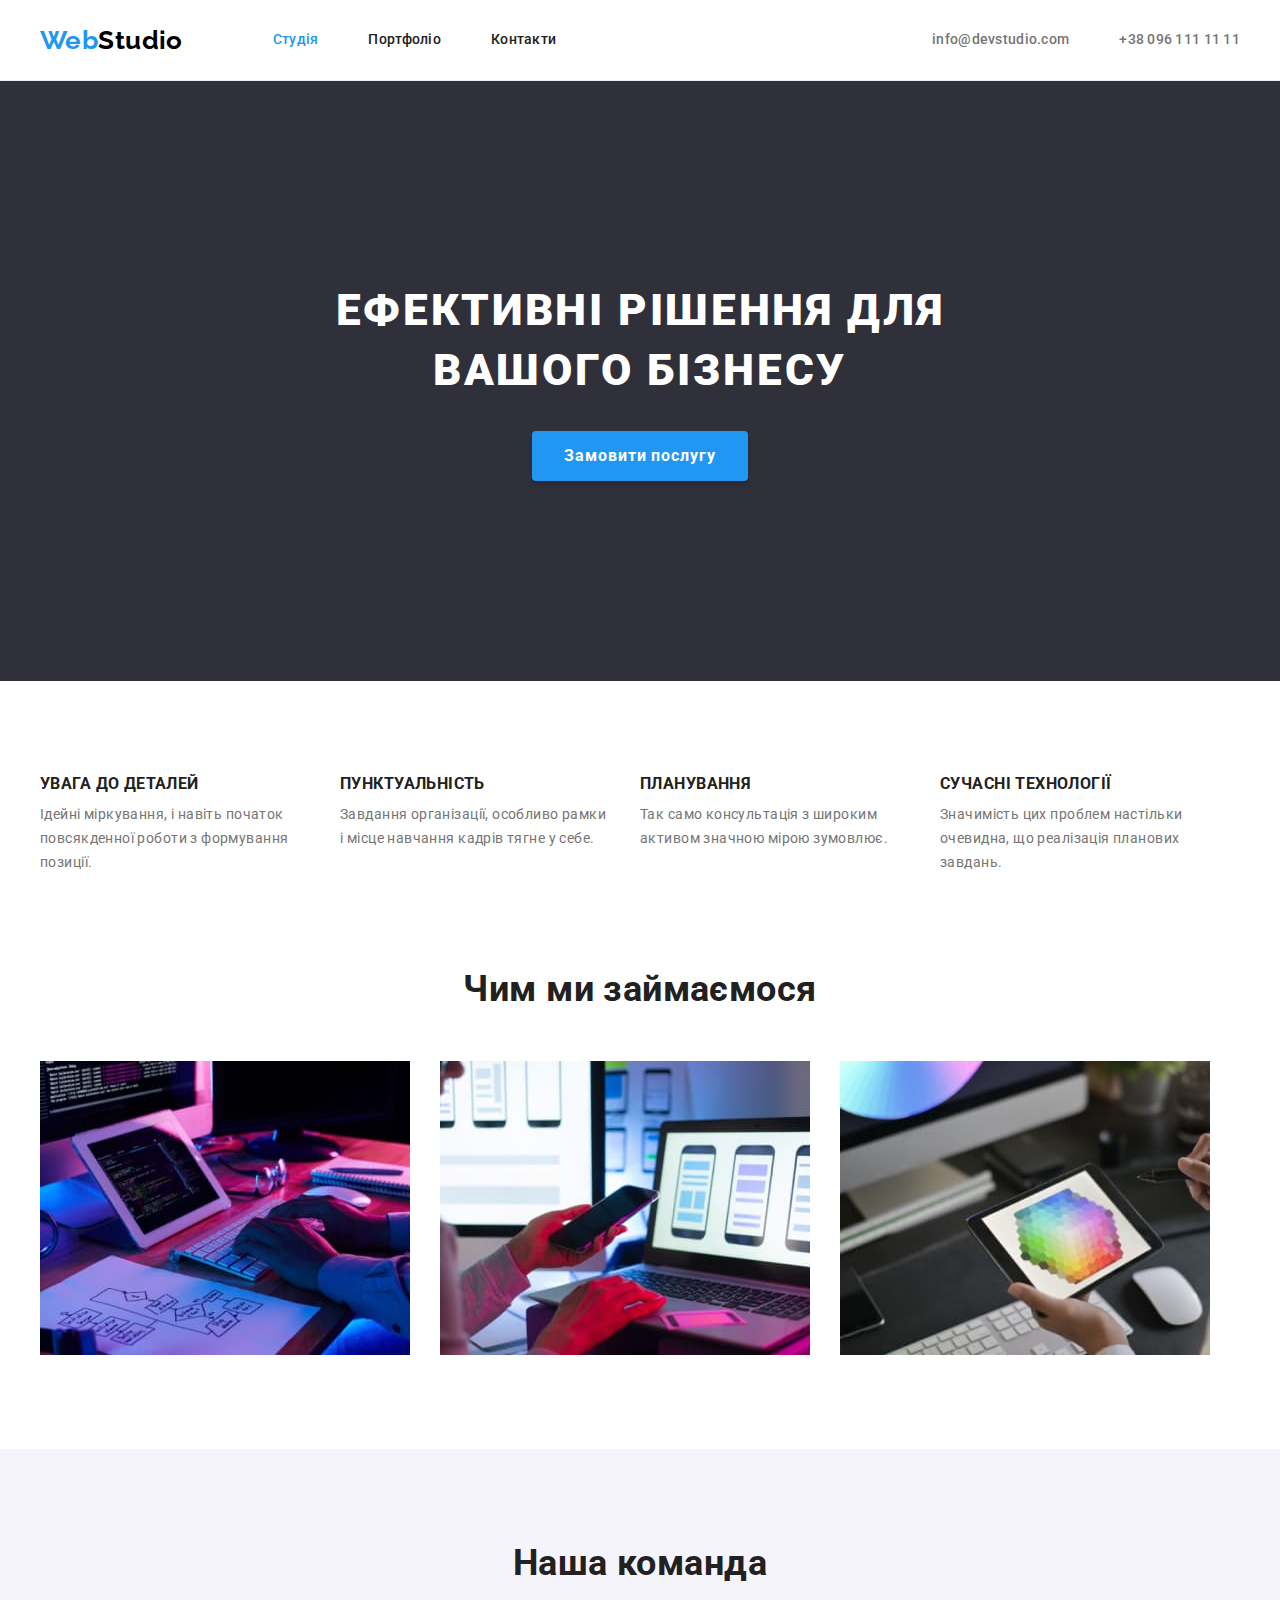
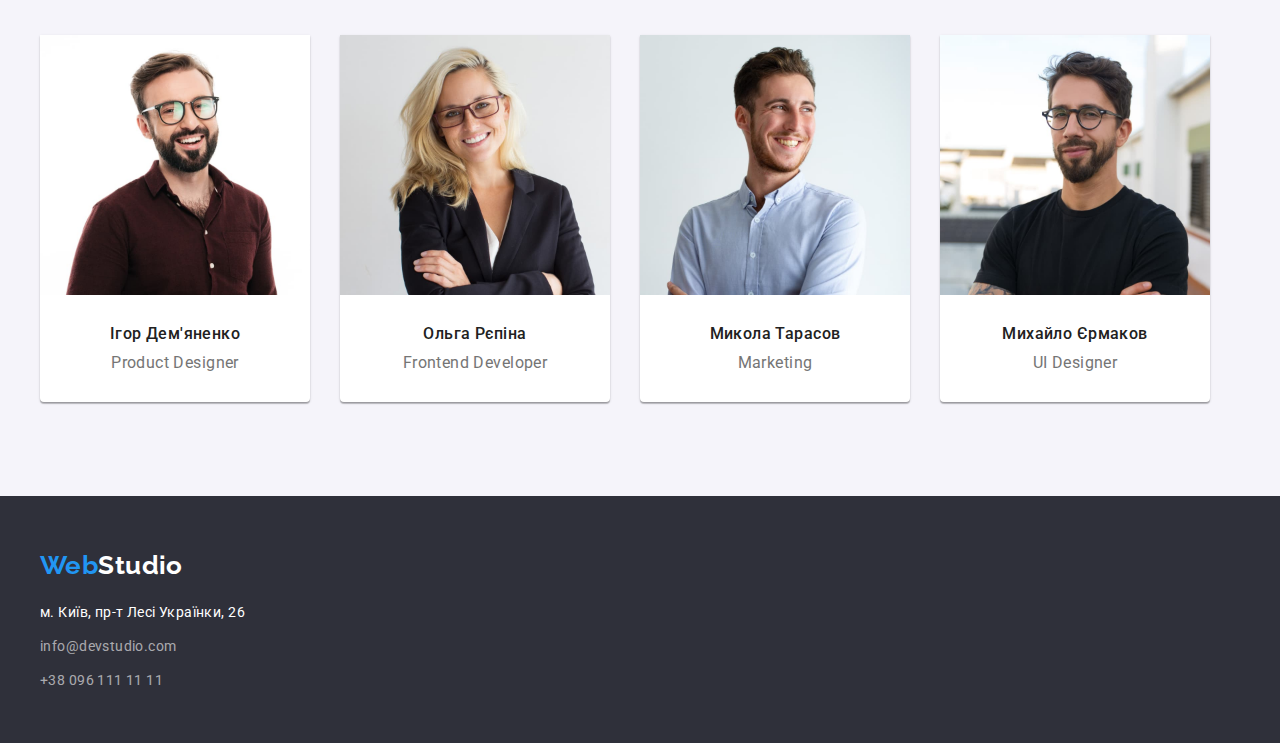
<file: index.html>
<!DOCTYPE html>
<html lang="uk">
<head>
    <meta charset="UTF-8">
    <meta http-equiv="X-UA-Compatible" content="IE=edge">
    <meta name="viewport" content="width=device-width, initial-scale=1.0">
    <title>Document</title>
    <link rel="preconnect" href="https://fonts.googleapis.com">
    <link rel="preconnect" href="https://fonts.gstatic.com" crossorigin>
    <link href="https://fonts.googleapis.com/css2?family=Raleway:wght@700&family=Roboto:wght@400;500;700;900&display=swap" rel="stylesheet">
    <link rel="stylesheet" href="https://cdnjs.cloudflare.com/ajax/libs/modern-normalize/1.1.0/modern-normalize.min.css"
        integrity="sha512-wpPYUAdjBVSE4KJnH1VR1HeZfpl1ub8YT/NKx4PuQ5NmX2tKuGu6U/JRp5y+Y8XG2tV+wKQpNHVUX03MfMFn9Q=="
        crossorigin="anonymous" referrerpolicy="no-referrer"/>
    <link rel="stylesheet" href="./css/style.css">
</head>
<body>
   <header class="header-box">
    <div class="container main-nav">
    <nav class="nav">
    <a class="logo" href="./index.html">
        <span class="logo-color">Web</span>Studio
    </a>

    <ul class="site-nav list">
        <li class="item"><a href="./index.html" class="link current">Студія</a></li>
        <li class="item"><a href="./portfolio.html" class="link">Портфоліо</a></li>
        <li class="item"><a href="" class="link">Контакти</a></li>
    </ul>
    </nav>
    <ul class="contacts list">
    <li class="item"><a class="line" href="mailto:info@devstudio.com">info@devstudio.com</a></li>
    <li class="item"><a class="line" href="tel:+380961111111">+38 096 111 11 11</a></li>
    </ul>
    </div>
   </header>

   <main>
   <section class="hero">
    <h1 class="hero-title">Ефективні рішення для вашого бізнесу</h1>
    <button class="button" type="button">Замовити послугу</button>
   </section>

   <section class="section feature">
    <div class="container">
    <h2 class="section-title none">Особливості</h2>
    <ul class="features list"> 
        <li class="item">
            <h3 class="title">УВАГА ДО ДЕТАЛЕЙ</h3>
            <p class="text">
                Ідейні міркування, і навіть початок повсякденної роботи з формування позиції.
            </p>
        </li>
        <li class="item">
            <h3 class="title">ПУНКТУАЛЬНІСТЬ</h3>
            <p class="text">
                Завдання організації, особливо рамки і місце навчання кадрів тягне у себе.
            </p>
        </li>
                <li class="item">
            <h3 class="title">ПЛАНУВАННЯ</h3>
            <p class="text">
                Так само консультація з широким активом значною мірою зумовлює.
            </p>
        </li>
        <li class="item">
            <h3 class="title">СУЧАСНІ ТЕХНОЛОГІЇ</h3>
            <p class="text">
            Значимість цих проблем настільки очевидна, що реалізація планових завдань.
            </p>
        </li>
    </ul>
    </div>
   </section>
   <section class="section work">
    <div class="container">
    <h2 class="section-title">Чим ми займаємося</h2>
    <ul class="work-img list">
        <li class="item">
            <img src="./images/img1.jpg" alt="Програміст працює на комп'ютері" width="370" height="294">
        </li>
        <li class="item">
            <img src="./images/img2.jpg" alt="Програміст розробляє додаткі для смартфонів" width="370" height="294">
        </li>
        <li class="item">
            <img src="./images/img3.jpg" alt="Веб дизайнер працює з кольорами" width="370" height="294">
        </li>
    </ul>
    </div>
   </section>
   <section class="section command">
    <div class="container">
    <h2 class="section-title">Наша команда</h2>
    <ul class="command list">
        <li class="card">
            <img src="./images/img4.jpg" alt="Чоловік в окулярах" width="270" height="260">
            <h3 class="title">Ігор Дем'яненко</h3>
            <p class="post">
                Product Designer
            </p>
        </li>
        <li class="card">
            <img src="./images/img5.jpg" alt="Жінка в окулярах" width="270" height="260">
            <h3 class="title">Ольга Рєпіна</h3>
            <p class="post">
                Frontend Developer
            </p>
        </li>
        <li class="card">
            <img src="./images/img6.jpg" alt="Чоловік в світлій рубашці" width="270" height="260">
            <h3 class="title">Микола Тарасов</h3>
            <p class="post">
                Marketing
            </p>
        </li>
        <li class="card">
            <img src="./images/img7.jpg" alt="Чоловік в окулярах з бородою" width="270" height="260">
            <h3 class="title">Михайло Єрмаков</h3>
            <p class="post">
                UI Designer
            </p>
        </li>
    </ul>
    </div>
   </section>
</main>
   <footer class="footer-section">
    <div class="container">
    <a class="logo" href="./index.html">
        <span class="logo-color">Web</span><span class="logo-color-two">Studio</span>
    </a>
    <address>
        <ul class="address list">
        <li class="item"><a class="place" href="https://goo.gl/maps/ezj5u4Qgm3ewog677" target="_blank" rel="noopener noreferrer nofollow">м. Київ, пр-т Лесі Українки, 26</a></li>
        <li class="item"><a class="line" href="mailto:info@devstudio.com">info@devstudio.com</a></li>
        <li class="item"><a class="line" href="tel:+380961111111">+38 096 111 11 11</a></li>
        </ul>
    </address>
    </div>
   </footer>
</body>
</html>
</file>
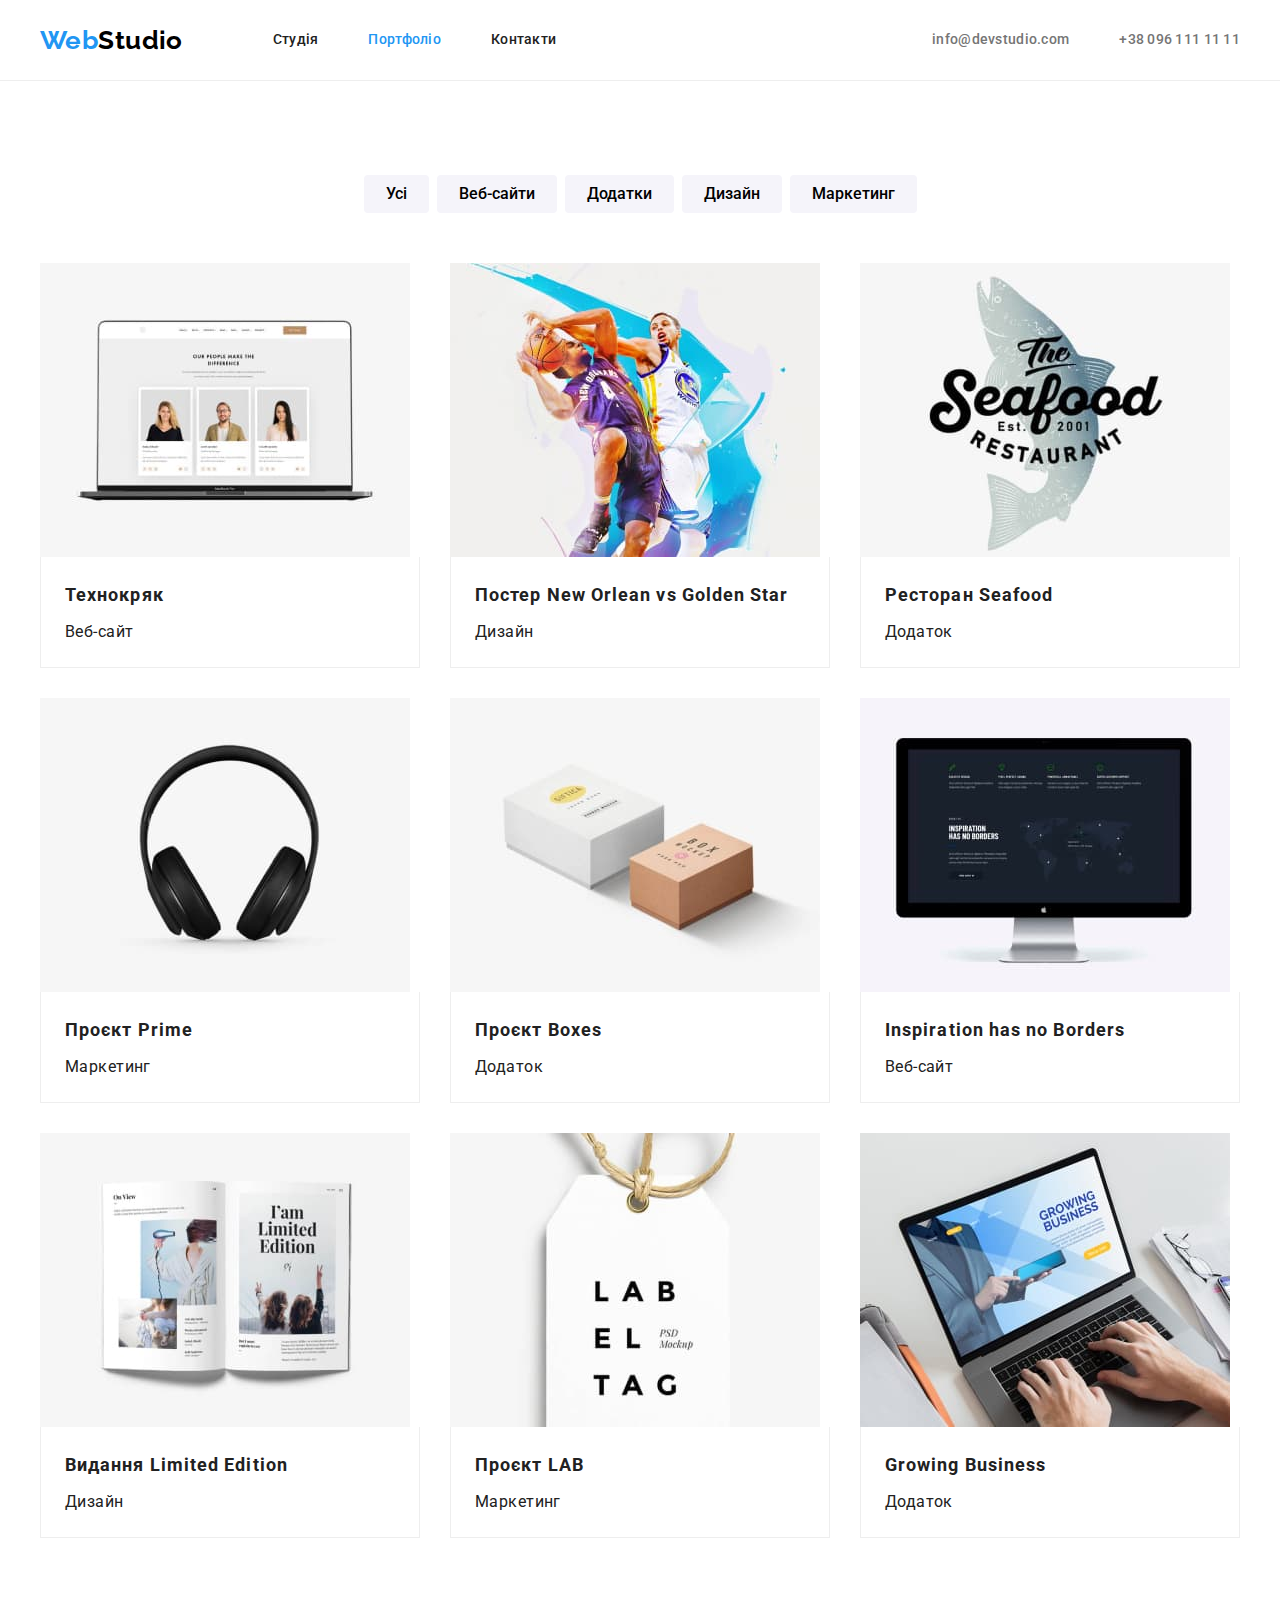
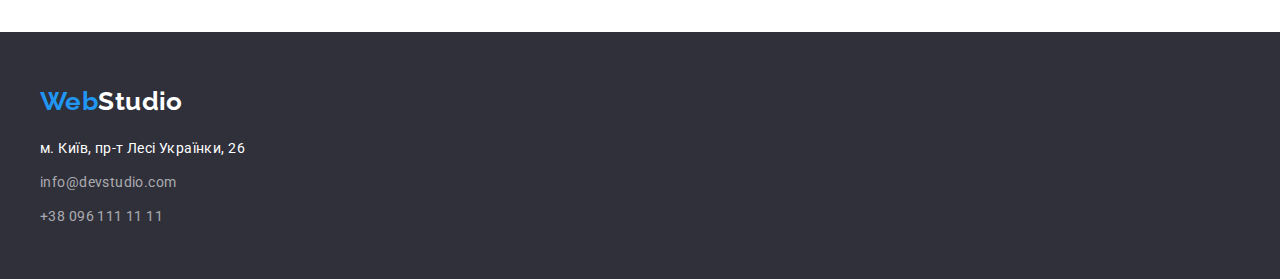
<file: portfolio.html>
<!DOCTYPE html>
<html lang="uk">

<head>
    <meta charset="UTF-8">
    <meta http-equiv="X-UA-Compatible" content="IE=edge">
    <meta name="viewport" content="width=device-width, initial-scale=1.0">
    <title>Document</title>
        <link href="https://fonts.googleapis.com/css2?family=Raleway:wght@700&family=Roboto:wght@400;500;700;900&display=swap"
            rel="stylesheet">
                <link rel="stylesheet" href="https://cdnjs.cloudflare.com/ajax/libs/modern-normalize/1.1.0/modern-normalize.min.css"
                    integrity="sha512-wpPYUAdjBVSE4KJnH1VR1HeZfpl1ub8YT/NKx4PuQ5NmX2tKuGu6U/JRp5y+Y8XG2tV+wKQpNHVUX03MfMFn9Q=="
                    crossorigin="anonymous" referrerpolicy="no-referrer"/>
    <link rel="stylesheet" href="./css/style.css">
</head>

<body>
<header class="header-box">
    <div class="container main-nav">
        <nav class="nav">
            <a class="logo" href="./index.html">
                <span class="logo-color">Web</span>Studio
            </a>

            <ul class="site-nav list">
                <li class="item"><a href="./index.html" class="link">Студія</a></li>
                <li class="item"><a href="./portfolio.html" class="link  current">Портфоліо</a></li>
                <li class="item"><a href="" class="link">Контакти</a></li>
            </ul>
        </nav>
        <ul class="contacts list">
            <li class="item"><a class="line" href="mailto:info@devstudio.com">info@devstudio.com</a></li>
            <li class="item"><a class="line" href="tel:+380961111111">+38 096 111 11 11</a></li>
        </ul>
    </div>
</header>
    <main>
    <section class="section">
        <div class="portfolio-section container">
        <h1 class="none">Портфоліо</h1 >
        <ul class="filter list">
            <li class="item"><button class="filter-button" type="button">Усі</button></li>
            <li class="item"><button class="filter-button" type="button">Веб-сайти</button></li>
            <li class="item"><button class="filter-button" type="button">Додатки</button></li>
            <li class="item"><button class="filter-button" type="button">Дизайн</button></li>
            <li class="item"><button class="filter-button" type="button">Маркетинг</button></li>
        </ul>

        <ul class="portfolio list">
            <li class="portfolio-card">
                <a href="">
                <img class="portfolio-img" src="./images/img21.jpg" alt="Веб-сайт" width="370" height="294">
                <div class="portfolio-text">
                    <h2 class="title" >Технокряк</h2>
                <p class="type">Веб-сайт</p>
                </div>
                </a>
            </li>
            <li class="portfolio-card">
                <a href="">
                <img class="portfolio-img" src="./images/img22.jpg" alt="Два баскетболіста" width="370" height="294">
                <div class="portfolio-text">
                <h2 class="title" >Постер New Orlean vs Golden Star</h2>
                <p class="type">Дизайн</p>
                </div>
                </a>
            </li>
            <li class="portfolio-card">
                <a href="">
                <img class="portfolio-img" src="./images/img23.jpg" alt="Риба" width="370" height="294">
                <div class="portfolio-text">
                <h2 class="title" >Ресторан Seafood</h2>
                <p class="type">Додаток</p>
                </div>
                </a>
            </li>
            <li class="portfolio-card">
                <a href="">
                <img class="portfolio-img" src="./images/img24.jpg" alt="Навушники" width="370" height="294">
                <div class="portfolio-text">
                <h2 class="title" >Проєкт Prime</h2>
                <p class="type">Маркетинг</p>
                </div>
                </a>
            </li>
            <li class="portfolio-card">
                <a href="">
                <img class="portfolio-img" src="./images/img25.jpg" alt="Дві коробки" width="370" height="294">
                <div class="portfolio-text">
                <h2 class="title" >Проєкт Boxes</h2>
                <p class="type">Додаток</p>
                </div>
                </a>
            </li>
            <li class="portfolio-card">
                <a href="">
                <img class="portfolio-img" src="./images/img26.jpg" alt="Монітор компʼютера" width="370" height="294">
                <div class="portfolio-text">
                <h2 class="title" >Inspiration has no Borders</h2>
                <p class="type">Веб-сайт</p>
                </div>
                </a>
            </li>
            <li class="portfolio-card">
                <a href="">
                <img class="portfolio-img" src="./images/img27.jpg" alt="Книжка" width="370" height="294">
                <div class="portfolio-text">
                <h2 class="title" >Видання Limited Edition</h2>
                <p class="type">Дизайн</p>
                </div>
                </a>
            </li>
            <li class="portfolio-card">
                <a href="">
                <img class="portfolio-img" src="./images/img28.jpg" alt="Бірка" width="370" height="294">
                <div class="portfolio-text">
                <h2 class="title" >Проєкт LAB</h2>
                <p class="type">Маркетинг</p>
                </div>
                </a>
            </li>
            <li class="portfolio-card">
                <a href="">
                <img class="portfolio-img" src="./images/img29.jpg" alt="Бірка" width="370" height="294">
                <div class="portfolio-text">
                <h2 class="title" >Growing Business</h2>
                <p class="type">Додаток</p>
                </div>
                </a>
            </li>
        </ul>
        </div>
    </section>
    </main>
<footer class="footer-section">
    <div class="container">
        <a class="logo" href="./index.html">
            <span class="logo-color">Web</span><span class="logo-color-two">Studio</span>
        </a>
        <address>
            <ul class="address list">
                <li class="item"><a class="place" href="https://goo.gl/maps/ezj5u4Qgm3ewog677" target="_blank"
                        rel="noopener noreferrer nofollow">м. Київ, пр-т Лесі Українки, 26</a></li>
                <li class="item"><a class="line" href="mailto:info@devstudio.com">info@devstudio.com</a></li>
                <li class="item"><a class="line" href="tel:+380961111111">+38 096 111 11 11</a></li>
            </ul>
        </address>
    </div>
</footer>
</body>
</html>
</file>
<file: css/style.css>
/* Колір основного тексту: color: #212121; */
/* Другий колір тексту: color: #757575; */
/* Білий: color: #FFFFFF; */
/* Другий білий: color: rgba(255, 255, 255, 0.6); */
/* Акцент: background: #2196F3; */
/* Колір фона: background: #F5F5F5; */
/* Другий колір фона background: #F5F4FA; */
/* Колір шапки: background: #FFFFFF; */

:root {
  --primary-text-color: #757575;
  --title-text-color: #212121;
  --accent-color: #2196f3;
  --white-color: #ffffff;
  --bg-color: #f5f5f5;
  --color-filter-button: #f5f4fa;
  --black: #000000;
  --button-focus: #188ce8;
  --hero-color: #2f303a;
  --color-address: rgba(255, 255, 255, 0.6);
  --border-color: #eeeeee;
}

body {
  margin: 0;
  background-color: var(--white-color);
  color: var(--primary-text-color);
  font-family: Roboto, sans-serif;
  letter-spacing: 0.03em;
  font-size: 14px;
  line-height: 1.71;
}
/*Utilities */

img {
  display: block;
}

.container {
  margin-left: auto;
  margin-right: auto;
  padding-left: 15px;
  padding-right: 15px;
  width: 1200px;
}

.list {
  padding: 0;
  margin: 0;
  list-style: none;
}

/* Logo */

.logo {
  display: inherit;

  color: var(--black);
  font-family: Raleway, sans-serif;
  font-weight: 700;
  font-size: 26px;
  line-height: 1.19;
  text-decoration: none;
}

.logo-color {
  color: var(--accent-color);
}

/* Main nav */

.nav {
  display: flex;
  align-items: center;
}

.main-nav {
  display: flex;
  align-items: center;
  height: 80px;
}

.header-box {
  border-bottom: 1px solid var(--border-color);
}

/* Site nav */

.site-nav {
  display: flex;
  margin-left: 90px;
}

.site-nav .item + .item {
  margin-left: 50px;
}

.site-nav .link {
  display: block;
  padding-top: 12px;
  padding-bottom: 12px;

  color: var(--title-text-color);
  font-weight: 500;
  line-height: 1.14;
  letter-spacing: 0.02em;
  text-decoration: none;
}

.site-nav .link:hover,
.site-nav .link:focus {
  color: var(--accent-color);
}
.site-nav .link.current {
  color: var(--accent-color);
}

/* Contacts */

.contacts {
  display: flex;
  margin-left: auto;

  color: var(--primary-text-color);

  letter-spacing: 0.02em;
  font-style: normal;
  font-weight: 500;
  line-height: 1.14;
}

.contacts .item + .item {
  margin-left: 50px;
}

.contacts .line {
  color: var(--primary-text-color);
  text-decoration: none;
}

.contacts .line:hover,
.contacts .line:focus {
  color: var(--accent-color);
}

/* Hero */

.hero {
  padding-bottom: 200px;
  padding-top: 200px;
  background-color: var(--hero-color);
  text-align: center;
}

.hero-title {
  color: var(--white-color);

  margin-top: 0;
  margin-bottom: 30px;

  width: 696px;
  margin-left: auto;
  margin-right: auto;
  font-weight: 900;
  font-size: 44px;
  line-height: 1.36;
  text-align: center;

  letter-spacing: 0.06em;
  text-transform: uppercase;
}

button {
  font-family: inherit;
}

/* Button */

.button {
  color: var(--white-color);
  background-color: var(--accent-color);
  box-shadow: 0px 4px 4px rgba(0, 0, 0, 0.15);

  font-weight: 700;
  font-size: 16px;
  line-height: 1.88;
  letter-spacing: 0.06em;
  text-align: center;

  padding: 10px 32px;
  border-radius: 4px;
  min-width: 216px;
  border: none;
  cursor: pointer;
}

.button:hover,
.button:focus {
  background-color: var(--button-focus);
  border: none;
}

/* Section */

.section {
  padding-top: 94px;
  padding-bottom: 94px;
}

.section-title {
  margin-top: 0;
  margin-bottom: 50px;

  color: var(--title-text-color);

  font-weight: 700;
  font-size: 36px;
  line-height: 1.16;
  text-align: center;
}

.none {
  position: absolute;
  width: 1px;
  height: 1px;
  margin: -1px;
  border: 0;
  padding: 0;

  white-space: nowrap;
  clip-path: inset(100%);
  clip: rect(0 0 0 0);
  overflow: hidden;
}

/* Features */

.features {
  display: flex;
  flex-wrap: wrap;
}

.features .item {
  width: 270px;
}
.features .item + .item {
  margin-left: 30px;
}

.features .title {
  margin-top: 0;
  margin-bottom: 10px;
  color: var(--title-text-color);

  font-weight: 700;
  line-height: 1.14;
  text-transform: uppercase;
}

.features .text {
  margin-top: 0;
  margin-bottom: 0;
  line-height: 1.71;
}

/* Work */

.section.work {
  padding-top: 0;
}

.work-img {
  display: flex;
}

.work-img .item + .item {
  margin-left: 30px;
}

/* Command */

.command .list {
  display: flex;
}

.command img {
  margin-bottom: 30px;
}

.section.command {
  margin-bottom: 0;
  background-color: var(--color-filter-button);
}

.command .title {
  margin-top: 0;
  margin-bottom: 10px;
  color: var(--title-text-color);
  font-weight: 500;
  font-size: 16px;
  line-height: 1.18;
  text-align: center;
}

.command .post {
  margin-top: 0;
  margin-bottom: 30px;
  font-size: 16px;
  line-height: 1.18;
  text-align: center;
}

.card {
  background-color: var(--white-color);
  width: 270px;
  box-shadow: 0px 1px 3px rgba(0, 0, 0, 0.12), 0px 1px 1px rgba(0, 0, 0, 0.14),
    0px 2px 1px rgba(0, 0, 0, 0.2);
  border-radius: 0px 0px 4px 4px;
}

.card + .card {
  margin-left: 30px;
}
/* Footer */

.footer-section .logo {
  margin-bottom: 20px;
}

.address .item + .item {
  margin-top: 10px;
}

.logo-color-two {
  color: var(--white-color);
}

.footer-section {
  padding-top: 54px;
  padding-bottom: 50px;
  background-color: var(--hero-color);
}

.address .place {
  color: var(--white-color);

  line-height: 1.71;
  font-style: normal;
  text-decoration: none;
}

.address .line {
  color: var(--color-address);

  line-height: 1.71;
  text-decoration: none;
  font-style: normal;
}

.address .place:hover,
.address .place:focus,
.address .line:hover,
.address .line:focus {
  color: var(--accent-color);
}
/* Portfolio-section */

/* Filter */

.filter {
  display: flex;
  justify-content: center;
  margin-bottom: 50px;
}

.filter .item + .item {
  margin-left: 8px;
}

.filter-button {
  background-color: var(--color-filter-button);

  font-weight: 500;
  font-size: 16px;
  line-height: 1.62;
  border: none;
  border-radius: 4px;
  padding: 6px 22px;

  cursor: pointer;
}

.filter-button:hover,
.filter-button:focus {
  color: var(--white-color);
  background-color: var(--accent-color);
  box-shadow: 0px 3px 1px rgba(0, 0, 0, 0.1), 0px 1px 2px rgba(0, 0, 0, 0.08),
    0px 2px 2px rgba(0, 0, 0, 0.12);
}

/* Portfolio */

a {
  text-decoration: none;
}

.portfolio .title {
  margin-bottom: 4px;
  margin-top: 0;
  color: var(--title-text-color);

  font-weight: 700;
  font-size: 18px;
  line-height: 2;
  letter-spacing: 0.06em;
}

.portfolio .type {
  color: var(--title-text-color);
  margin-top: 0;
  margin-bottom: 20px;

  font-size: 16px;
  line-height: 1.88;
}

.portfolio {
  display: flex;
  flex-wrap: wrap;
}

.portfolio-card {
  flex-basis: calc((100% - 60px) / 3);
  margin-right: 30px;
  margin-bottom: 30px;
}

.portfolio-card:nth-child(3n) {
  margin-right: 0;
}

.portfolio-card:nth-last-child(-n + 3) {
  margin-bottom: 0;
}

.portfolio-text {
  border: 1px solid var(--border-color);
  border-top: none;
  padding-left: 24px;
  padding-right: 24px;
  padding-top: 20px;
}
</file>
